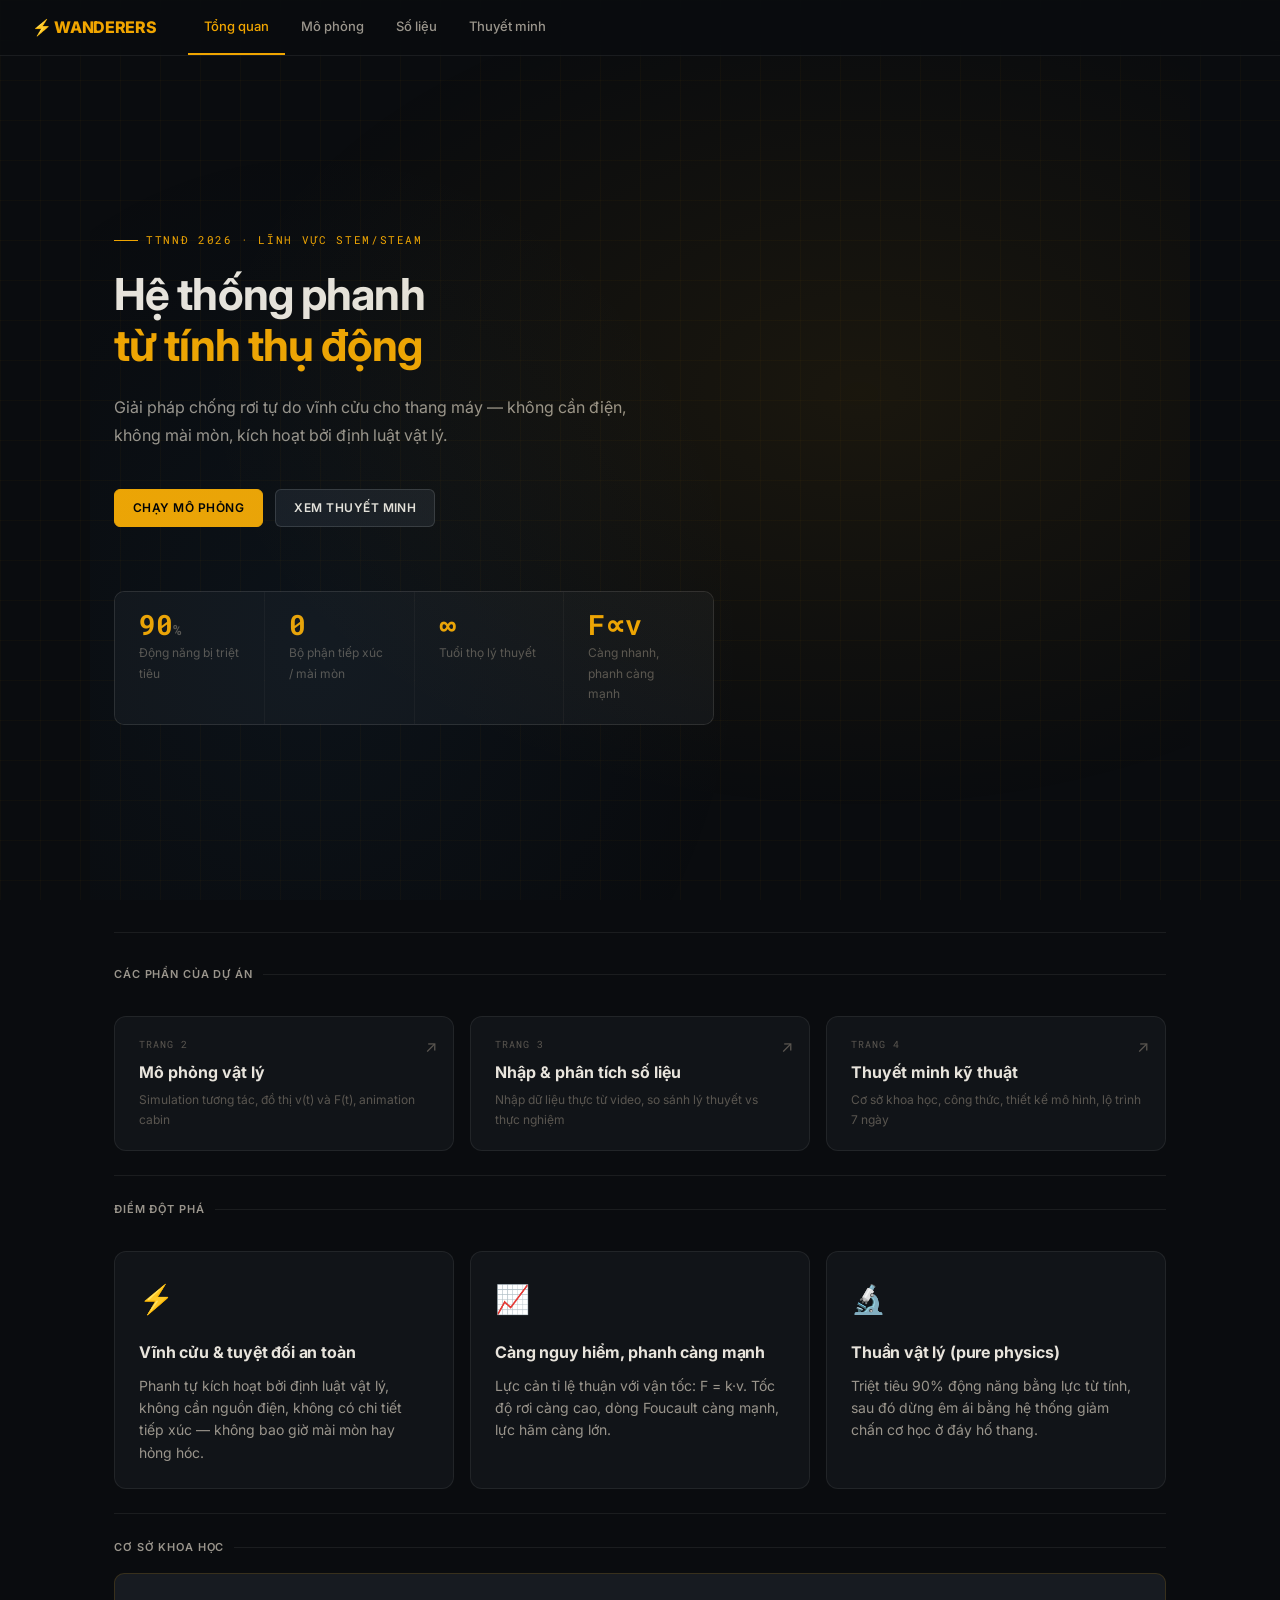
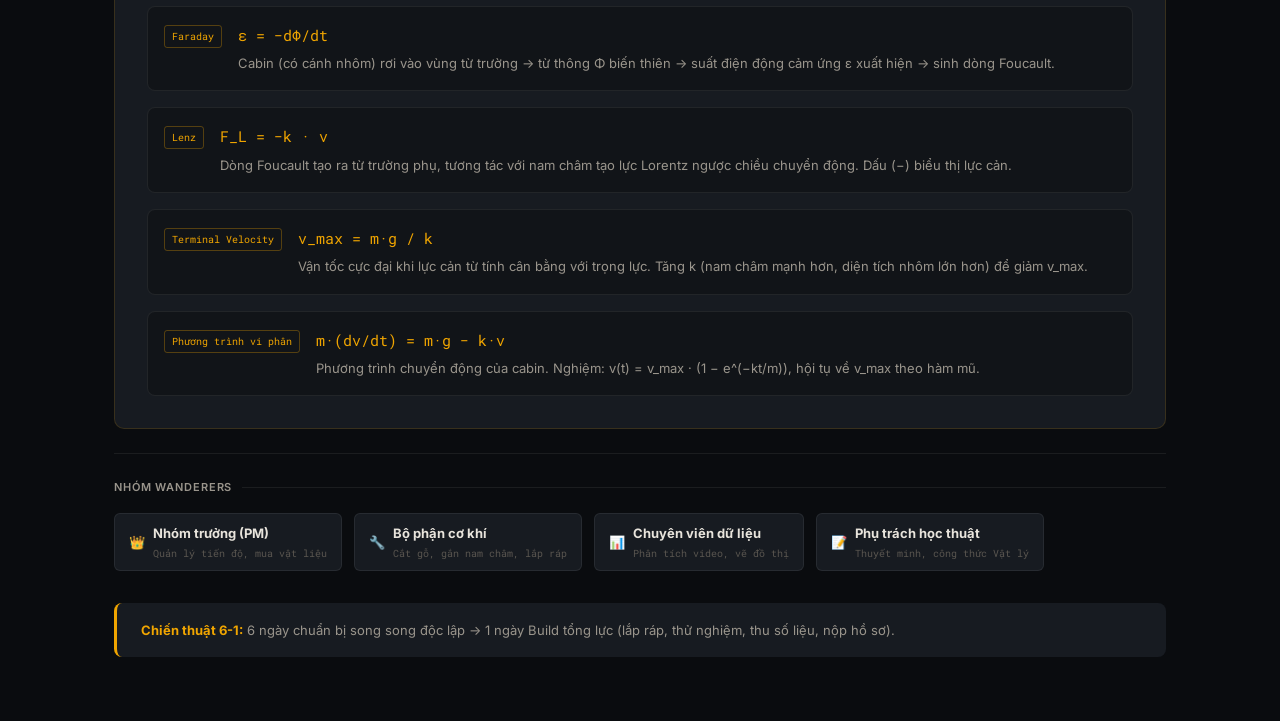
<file: index.html>
<!DOCTYPE html>
<html lang="vi">
<head>
<meta charset="UTF-8">
<meta name="viewport" content="width=device-width, initial-scale=1.0">
<title>Phanh Từ Tính Thụ Động — Wanderers</title>
<link rel="stylesheet" href="assets/style.css">
<style>
.hero {
  min-height: calc(100vh - 56px);
  display: flex;
  flex-direction: column;
  justify-content: center;
  padding: 4rem 1.5rem;
  position: relative;
  overflow: hidden;
}
.hero-bg {
  position: absolute;
  inset: 0;
  background: radial-gradient(ellipse 60% 50% at 70% 40%, rgba(240,165,0,0.07), transparent),
              radial-gradient(ellipse 40% 60% at 20% 70%, rgba(58,143,212,0.05), transparent);
  pointer-events: none;
}
.hero-tag {
  font-family: var(--mono);
  font-size: 11px;
  letter-spacing: 0.15em;
  color: var(--accent);
  text-transform: uppercase;
  margin-bottom: 1.2rem;
  display: flex;
  align-items: center;
  gap: 8px;
}
.hero-tag::before {
  content: '';
  width: 24px; height: 1px;
  background: var(--accent);
}
.hero h1 {
  max-width: 700px;
  margin-bottom: 1.5rem;
}
.hero h1 span { color: var(--accent); }
.hero p {
  max-width: 520px;
  color: var(--text2);
  font-size: 16px;
  margin-bottom: 2.5rem;
  line-height: 1.7;
}
.hero-cta {
  display: flex;
  gap: 12px;
  flex-wrap: wrap;
}
.hero-stats {
  display: grid;
  grid-template-columns: repeat(auto-fit, minmax(140px, 1fr));
  gap: 1px;
  background: var(--border);
  border: 1px solid var(--border);
  border-radius: 10px;
  overflow: hidden;
  margin-top: 4rem;
  max-width: 600px;
}
.hero-stat {
  background: var(--bg2);
  padding: 1.2rem 1.5rem;
}
.hero-stat .n {
  font-family: var(--mono);
  font-size: 28px;
  font-weight: 700;
  color: var(--accent);
  line-height: 1;
}
.hero-stat .u { font-size: 14px; color: var(--text3); }
.hero-stat .d { font-size: 12px; color: var(--text3); margin-top: 4px; }

.feature-grid {
  display: grid;
  grid-template-columns: repeat(auto-fit, minmax(280px, 1fr));
  gap: 1rem;
  margin-top: 2rem;
}

.feature-card {
  background: var(--bg2);
  border: 1px solid var(--border);
  border-radius: 12px;
  padding: 1.5rem;
  transition: border-color 0.2s, transform 0.2s;
  position: relative;
  overflow: hidden;
}
.feature-card:hover {
  border-color: rgba(240,165,0,0.3);
  transform: translateY(-2px);
}
.feature-icon {
  font-size: 28px;
  margin-bottom: 1rem;
  display: block;
}
.feature-card h3 {
  color: var(--text);
  margin-bottom: 0.5rem;
  font-family: var(--display);
  font-size: 16px;
  font-weight: 700;
  text-transform: none;
  letter-spacing: -0.01em;
}
.feature-card p { color: var(--text2); font-size: 14px; line-height: 1.6; }

.physics-box {
  background: var(--bg3);
  border: 1px solid rgba(240,165,0,0.15);
  border-radius: 10px;
  padding: 2rem;
}
.eq-list {
  display: flex;
  flex-direction: column;
  gap: 1rem;
}
.eq-item {
  display: flex;
  align-items: flex-start;
  gap: 1rem;
  padding: 1rem;
  background: var(--bg2);
  border-radius: 8px;
  border: 1px solid var(--border);
}
.eq-num {
  font-family: var(--mono);
  font-size: 10px;
  color: var(--accent);
  border: 1px solid rgba(240,165,0,0.3);
  padding: 2px 7px;
  border-radius: 3px;
  white-space: nowrap;
  margin-top: 2px;
}
.eq-formula {
  font-family: var(--mono);
  font-size: 15px;
  color: var(--accent);
  margin-bottom: 4px;
}
.eq-desc { font-size: 13px; color: var(--text2); }

.team-row {
  display: flex;
  gap: 12px;
  flex-wrap: wrap;
  margin-top: 1rem;
}
.team-chip {
  background: var(--bg3);
  border: 1px solid var(--border);
  border-radius: 6px;
  padding: 8px 14px;
  font-size: 13px;
  display: flex;
  align-items: center;
  gap: 8px;
}
.team-chip .role {
  font-family: var(--mono);
  font-size: 10px;
  color: var(--text3);
  display: block;
  margin-top: 1px;
}

.page-nav-grid {
  display: grid;
  grid-template-columns: repeat(auto-fit, minmax(200px, 1fr));
  gap: 1rem;
  margin-top: 2rem;
}
.page-nav-card {
  background: var(--bg2);
  border: 1px solid var(--border);
  border-radius: 12px;
  padding: 1.2rem 1.5rem;
  text-decoration: none;
  display: block;
  transition: all 0.2s;
  position: relative;
  overflow: hidden;
}
.page-nav-card:hover {
  border-color: rgba(240,165,0,0.4);
  transform: translateY(-2px);
  background: var(--bg3);
}
.page-nav-card .pnc-label {
  font-family: var(--mono);
  font-size: 10px;
  color: var(--text3);
  text-transform: uppercase;
  letter-spacing: 0.1em;
  margin-bottom: 6px;
}
.page-nav-card .pnc-title {
  font-family: var(--display);
  font-size: 16px;
  font-weight: 700;
  color: var(--text);
  margin-bottom: 4px;
}
.page-nav-card .pnc-desc { font-size: 12px; color: var(--text3); }
.page-nav-card .pnc-arrow {
  position: absolute;
  top: 1rem; right: 1rem;
  font-size: 16px;
  color: var(--text3);
  transition: color 0.2s, transform 0.2s;
}
.page-nav-card:hover .pnc-arrow {
  color: var(--accent);
  transform: translate(2px, -2px);
}
</style>
</head>
<body>

<nav>
  <a class="nav-logo" href="index.html">⚡ WANDERERS</a>
  <ul class="nav-links">
    <li><a href="index.html" class="active">Tổng quan</a></li>
    <li><a href="simulation.html">Mô phỏng</a></li>
    <li><a href="data.html">Số liệu</a></li>
    <li><a href="report.html">Thuyết minh</a></li>
  </ul>
</nav>

<main style="max-width:100%;padding:0;">
  <section class="hero" style="max-width:1100px;margin:0 auto;">
    <div class="hero-bg"></div>
    <div class="hero-tag">TTNNĐ 2026 · Lĩnh vực STEM/STEAM</div>
    <h1>Hệ thống phanh<br><span>từ tính thụ động</span></h1>
    <p>Giải pháp chống rơi tự do vĩnh cửu cho thang máy — không cần điện, không mài mòn, kích hoạt bởi định luật vật lý.</p>
    <div class="hero-cta">
      <a href="simulation.html" class="btn primary">Chạy mô phỏng</a>
      <a href="report.html" class="btn">Xem thuyết minh</a>
    </div>
    <div class="hero-stats">
      <div class="hero-stat">
        <div class="n">90<span class="u">%</span></div>
        <div class="d">Động năng bị triệt tiêu</div>
      </div>
      <div class="hero-stat">
        <div class="n">0</div>
        <div class="d">Bộ phận tiếp xúc / mài mòn</div>
      </div>
      <div class="hero-stat">
        <div class="n">∞</div>
        <div class="d">Tuổi thọ lý thuyết</div>
      </div>
      <div class="hero-stat">
        <div class="n">F∝v</div>
        <div class="d">Càng nhanh, phanh càng mạnh</div>
      </div>
    </div>
  </section>

  <div style="max-width:1100px;margin:0 auto;padding:0 1.5rem 4rem;">

    <div class="divider" style="margin:2rem 0;"></div>

    <!-- Navigation cards -->
    <div class="section-title"><h3>Các phần của dự án</h3></div>
    <div class="page-nav-grid">
      <a href="simulation.html" class="page-nav-card">
        <div class="pnc-arrow">↗</div>
        <div class="pnc-label">Trang 2</div>
        <div class="pnc-title">Mô phỏng vật lý</div>
        <div class="pnc-desc">Simulation tương tác, đồ thị v(t) và F(t), animation cabin</div>
      </a>
      <a href="data.html" class="page-nav-card">
        <div class="pnc-arrow">↗</div>
        <div class="pnc-label">Trang 3</div>
        <div class="pnc-title">Nhập & phân tích số liệu</div>
        <div class="pnc-desc">Nhập dữ liệu thực từ video, so sánh lý thuyết vs thực nghiệm</div>
      </a>
      <a href="report.html" class="page-nav-card">
        <div class="pnc-arrow">↗</div>
        <div class="pnc-label">Trang 4</div>
        <div class="pnc-title">Thuyết minh kỹ thuật</div>
        <div class="pnc-desc">Cơ sở khoa học, công thức, thiết kế mô hình, lộ trình 7 ngày</div>
      </a>
    </div>

    <div class="divider"></div>

    <!-- Features -->
    <div class="section-title"><h3>Điểm đột phá</h3></div>
    <div class="feature-grid">
      <div class="feature-card">
        <span class="feature-icon">⚡</span>
        <h3>Vĩnh cửu & tuyệt đối an toàn</h3>
        <p>Phanh tự kích hoạt bởi định luật vật lý, không cần nguồn điện, không có chi tiết tiếp xúc — không bao giờ mài mòn hay hỏng hóc.</p>
      </div>
      <div class="feature-card">
        <span class="feature-icon">📈</span>
        <h3>Càng nguy hiểm, phanh càng mạnh</h3>
        <p>Lực cản tỉ lệ thuận với vận tốc: F = k·v. Tốc độ rơi càng cao, dòng Foucault càng mạnh, lực hãm càng lớn.</p>
      </div>
      <div class="feature-card">
        <span class="feature-icon">🔬</span>
        <h3>Thuần vật lý (pure physics)</h3>
        <p>Triệt tiêu 90% động năng bằng lực từ tính, sau đó dừng êm ái bằng hệ thống giảm chấn cơ học ở đáy hố thang.</p>
      </div>
    </div>

    <div class="divider"></div>

    <!-- Physics -->
    <div class="section-title"><h3>Cơ sở khoa học</h3></div>
    <div class="physics-box">
      <div class="eq-list">
        <div class="eq-item">
          <div class="eq-num">Faraday</div>
          <div>
            <div class="eq-formula">ε = −dΦ/dt</div>
            <div class="eq-desc">Cabin (có cánh nhôm) rơi vào vùng từ trường → từ thông Φ biến thiên → suất điện động cảm ứng ε xuất hiện → sinh dòng Foucault.</div>
          </div>
        </div>
        <div class="eq-item">
          <div class="eq-num">Lenz</div>
          <div>
            <div class="eq-formula">F_L = −k · v</div>
            <div class="eq-desc">Dòng Foucault tạo ra từ trường phụ, tương tác với nam châm tạo lực Lorentz ngược chiều chuyển động. Dấu (−) biểu thị lực cản.</div>
          </div>
        </div>
        <div class="eq-item">
          <div class="eq-num">Terminal Velocity</div>
          <div>
            <div class="eq-formula">v_max = m·g / k</div>
            <div class="eq-desc">Vận tốc cực đại khi lực cản từ tính cân bằng với trọng lực. Tăng k (nam châm mạnh hơn, diện tích nhôm lớn hơn) để giảm v_max.</div>
          </div>
        </div>
        <div class="eq-item">
          <div class="eq-num">Phương trình vi phân</div>
          <div>
            <div class="eq-formula">m·(dv/dt) = m·g − k·v</div>
            <div class="eq-desc">Phương trình chuyển động của cabin. Nghiệm: v(t) = v_max · (1 − e^(−kt/m)), hội tụ về v_max theo hàm mũ.</div>
          </div>
        </div>
      </div>
    </div>

    <div class="divider"></div>

    <!-- Team -->
    <div class="section-title"><h3>Nhóm Wanderers</h3></div>
    <div class="team-row">
      <div class="team-chip">👑 <div><b>Nhóm trưởng (PM)</b><span class="role">Quản lý tiến độ, mua vật liệu</span></div></div>
      <div class="team-chip">🔧 <div><b>Bộ phận cơ khí</b><span class="role">Cắt gỗ, gắn nam châm, lắp ráp</span></div></div>
      <div class="team-chip">📊 <div><b>Chuyên viên dữ liệu</b><span class="role">Phân tích video, vẽ đồ thị</span></div></div>
      <div class="team-chip">📝 <div><b>Phụ trách học thuật</b><span class="role">Thuyết minh, công thức Vật lý</span></div></div>
    </div>

    <div style="margin-top:2rem;padding:1rem 1.5rem;background:var(--bg3);border-radius:8px;border-left:3px solid var(--accent);font-size:13px;color:var(--text2);">
      <b style="color:var(--accent);">Chiến thuật 6-1:</b> 6 ngày chuẩn bị song song độc lập → 1 ngày Build tổng lực (lắp ráp, thử nghiệm, thu số liệu, nộp hồ sơ).
    </div>

  </div>
</main>

</body>
</html>
</file>
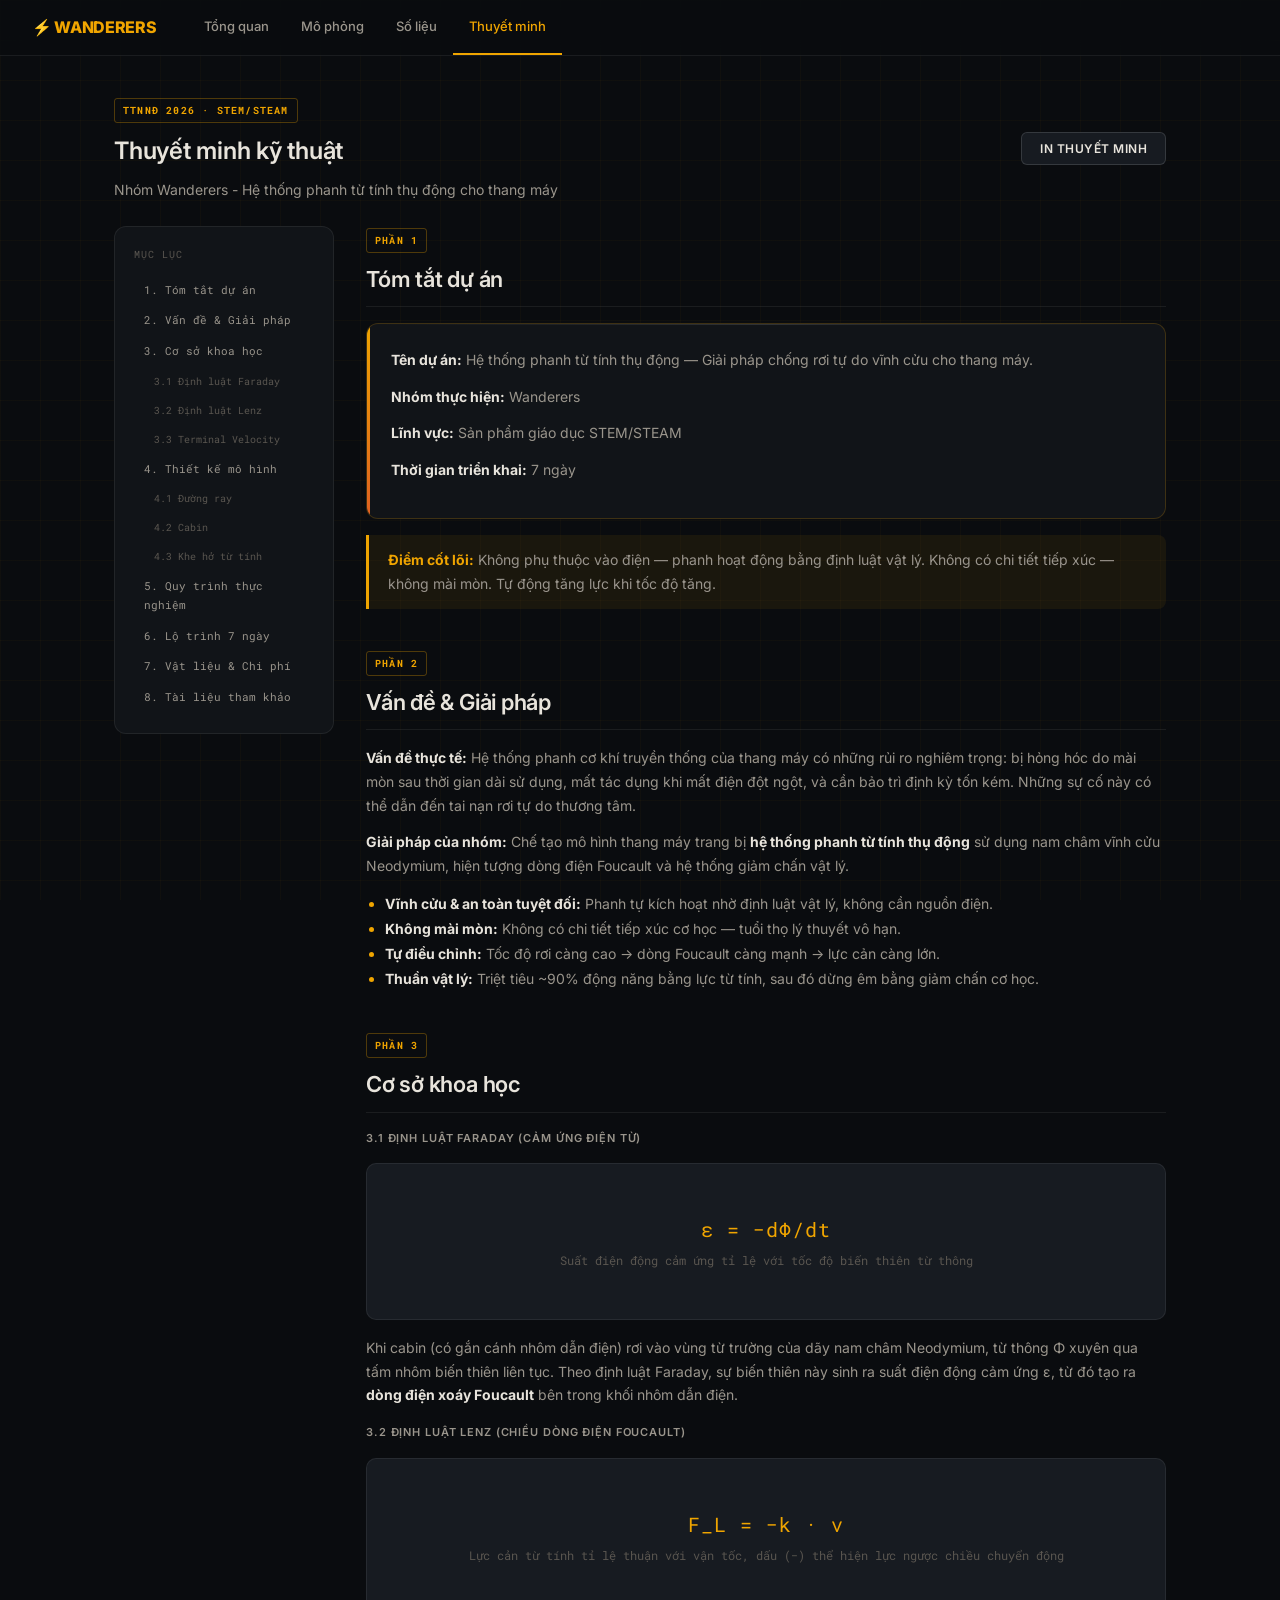
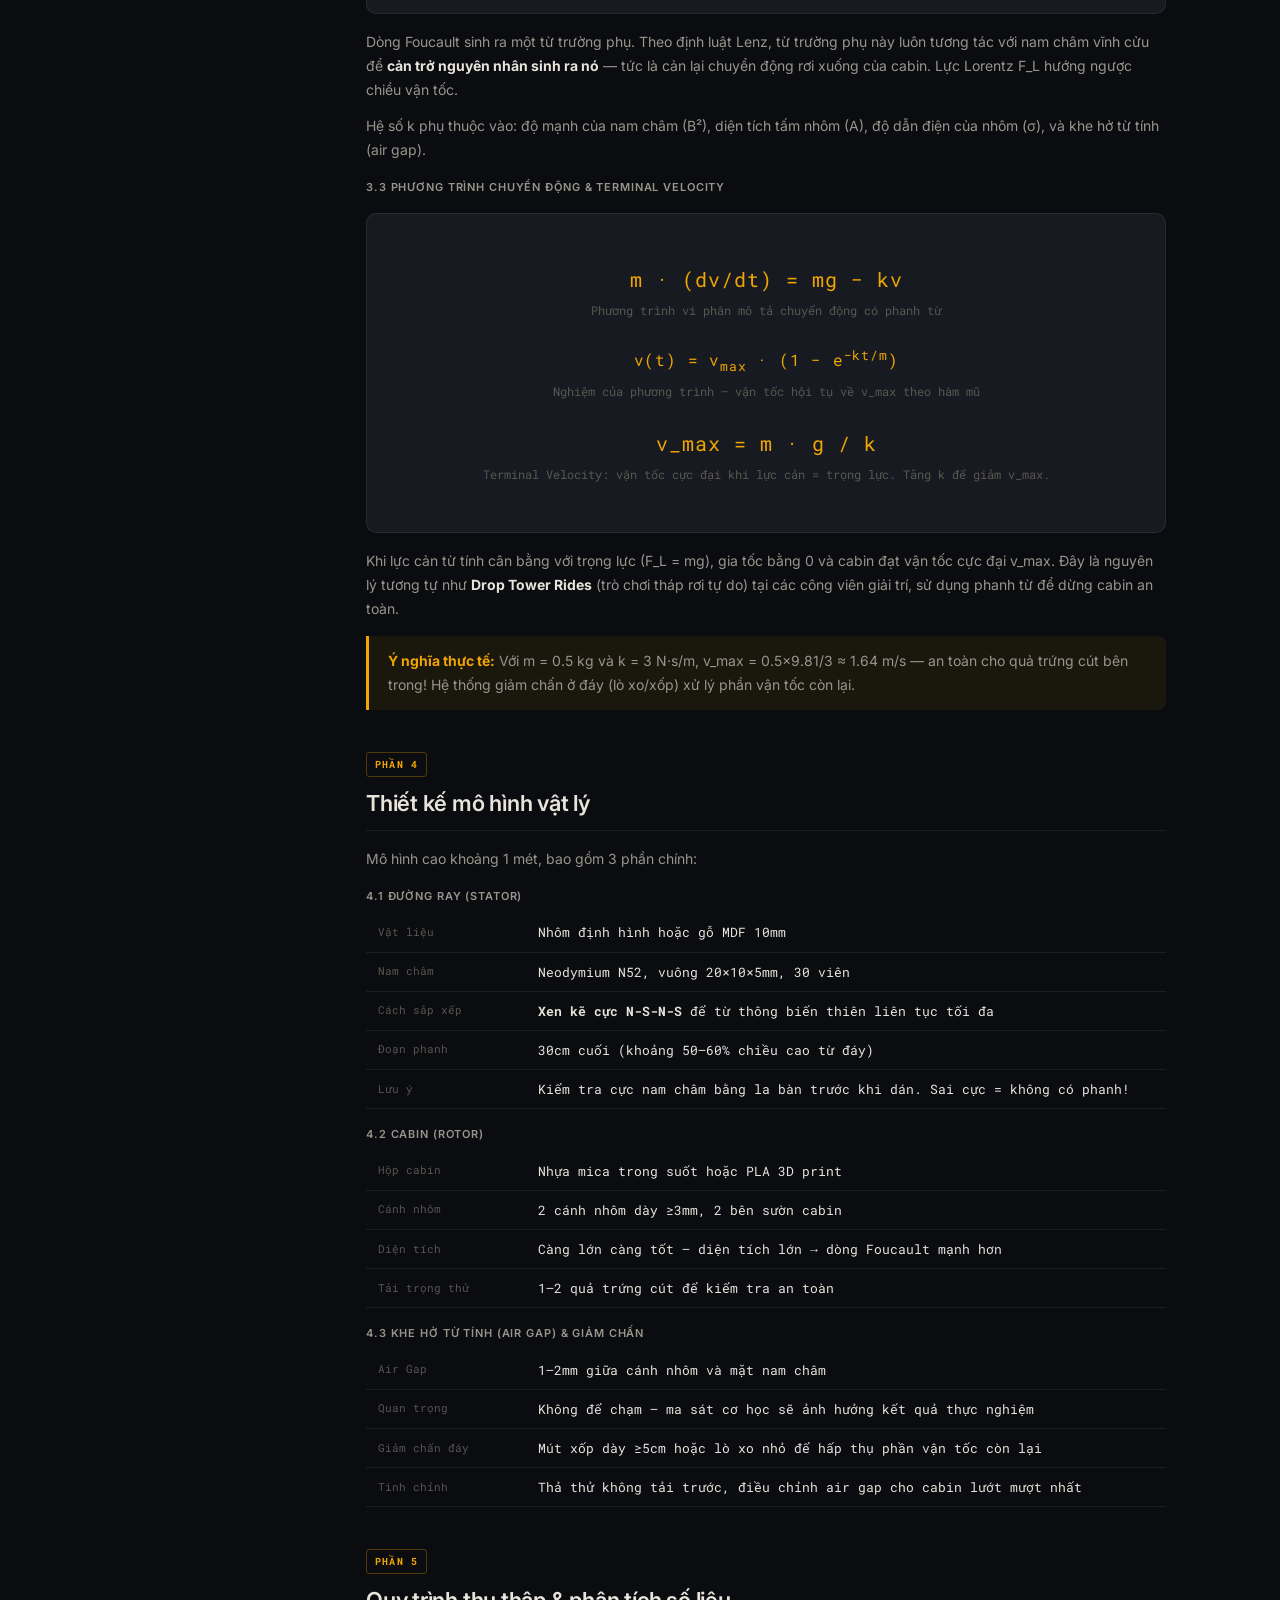
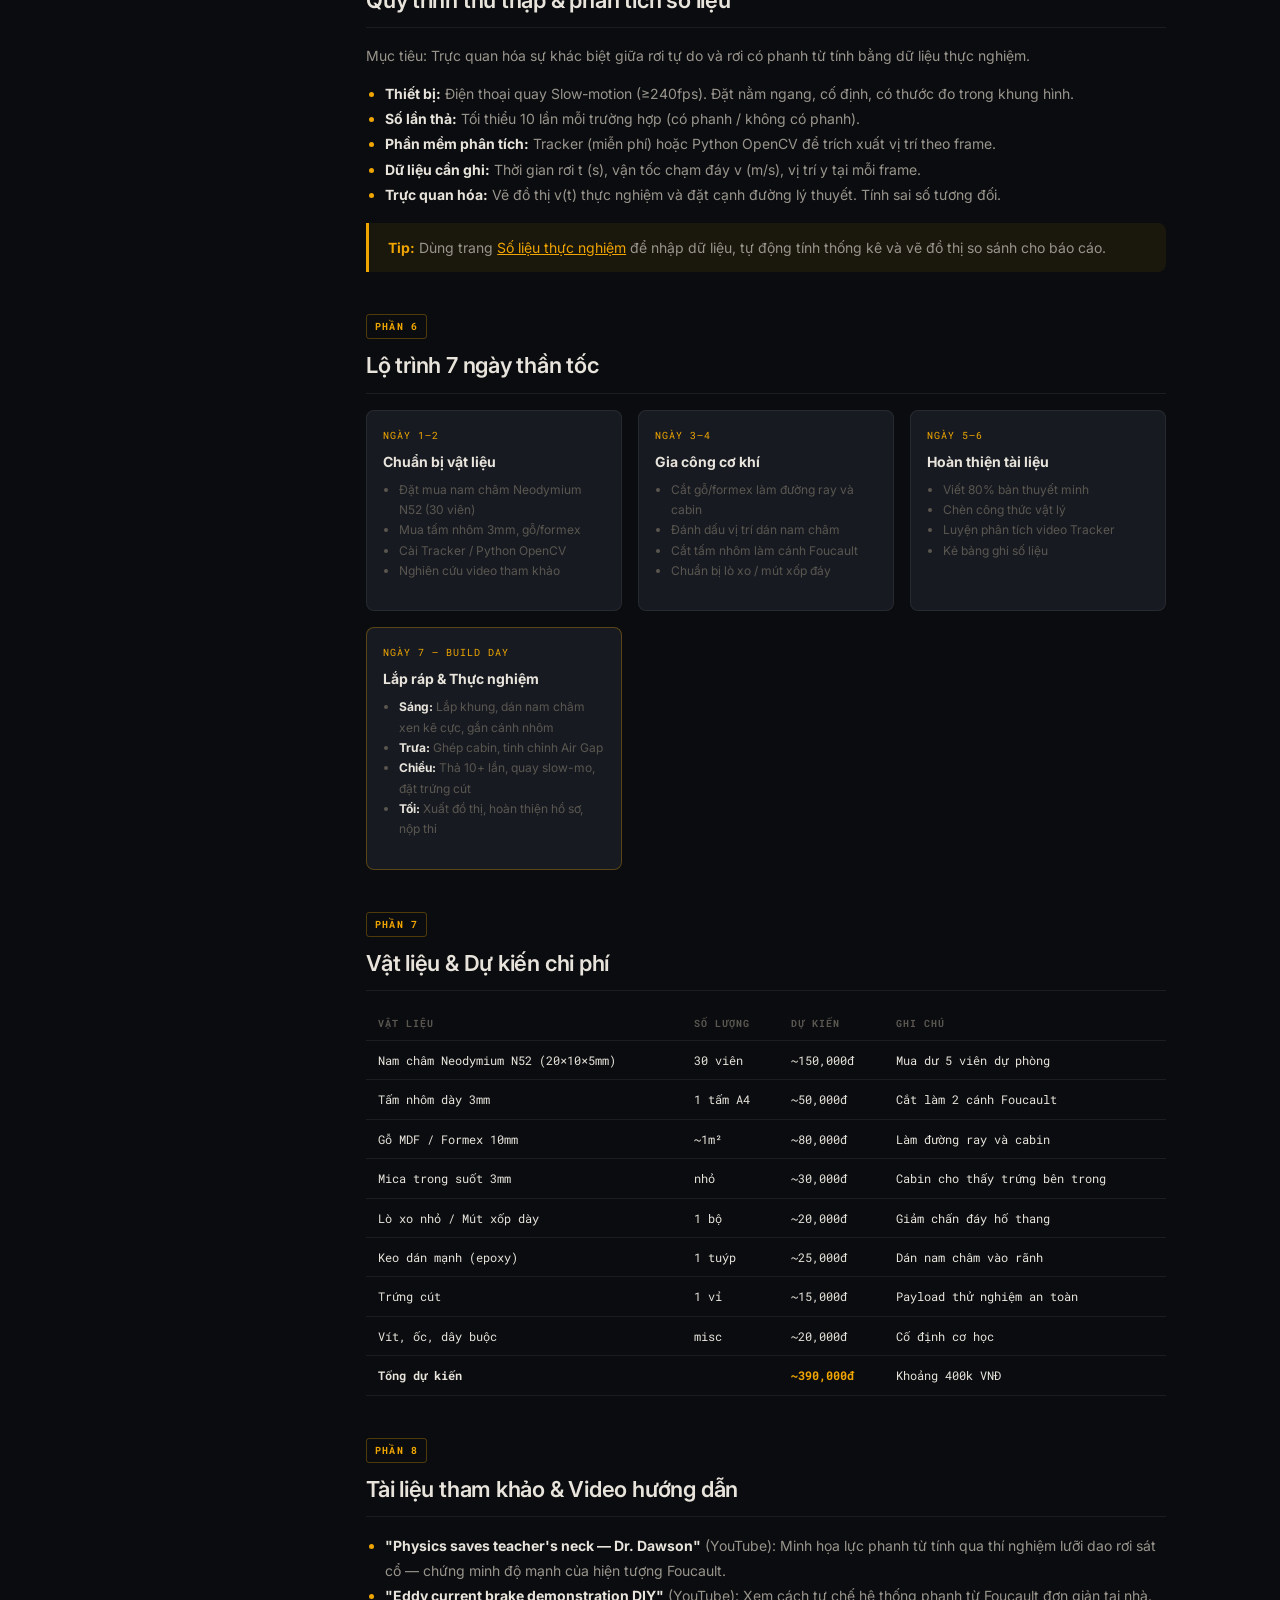
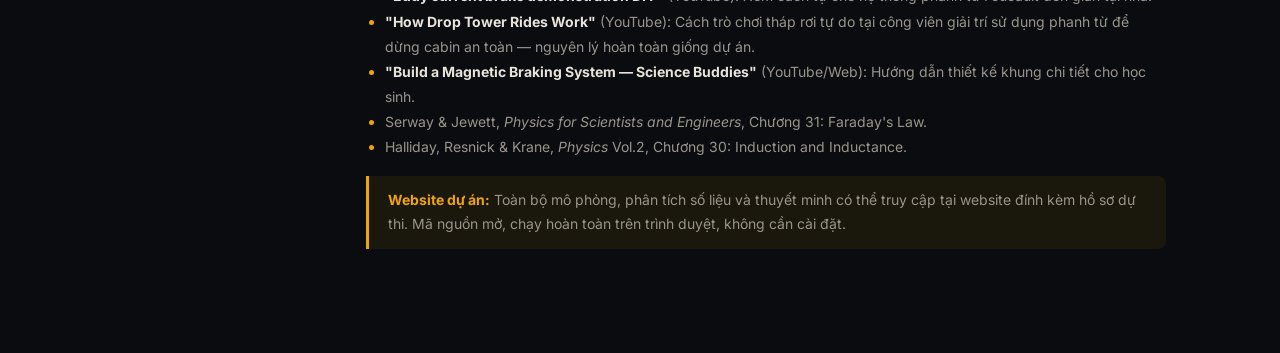
<file: report.html>
<!DOCTYPE html>
<html lang="vi">
<head>
<meta charset="UTF-8">
<meta name="viewport" content="width=device-width, initial-scale=1.0">
<title>Thuyết minh kỹ thuật — Wanderers</title>
<link rel="stylesheet" href="assets/style.css">
<style>
.report-layout {
  display: grid;
  grid-template-columns: 220px 1fr;
  gap: 2rem;
  align-items: start;
}
@media (max-width: 700px) { .report-layout { grid-template-columns: 1fr; } }

/* Sidebar TOC */
.toc {
  position: sticky;
  top: 72px;
  background: var(--bg2);
  border: 1px solid var(--border);
  border-radius: 12px;
  padding: 1.2rem;
}
.toc-title {
  font-family: var(--mono);
  font-size: 10px;
  color: var(--text3);
  text-transform: uppercase;
  letter-spacing: 0.1em;
  margin-bottom: 0.8rem;
}
.toc a {
  display: block;
  padding: 5px 8px;
  font-family: var(--mono);
  font-size: 11px;
  color: var(--text2);
  text-decoration: none;
  border-radius: 4px;
  margin-bottom: 2px;
  border-left: 2px solid transparent;
  transition: all 0.15s;
}
.toc a:hover { background: var(--bg3); color: var(--text); }
.toc a.active { color: var(--accent); border-left-color: var(--accent); background: rgba(240,165,0,0.07); }
.toc a.sub { padding-left: 18px; font-size: 10px; color: var(--text3); }
.toc a.sub:hover { color: var(--text2); }

/* Report content */
.report-section {
  margin-bottom: 2.5rem;
  scroll-margin-top: 72px;
}
.report-section > h2 {
  font-size: 22px;
  margin-bottom: 1rem;
  padding-bottom: 0.5rem;
  border-bottom: 1px solid var(--border);
}
.report-section p {
  color: var(--text2);
  line-height: 1.7;
  margin-bottom: 0.8rem;
  font-size: 14px;
}
.report-section ul {
  color: var(--text2);
  padding-left: 1.2rem;
  margin-bottom: 0.8rem;
  font-size: 14px;
  line-height: 1.8;
}
.report-section ul li::marker { color: var(--accent); }
.report-section b, .report-section strong { color: var(--text); }

.callout {
  background: rgba(240,165,0,0.07);
  border-left: 3px solid var(--accent);
  border-radius: 0 8px 8px 0;
  padding: 0.8rem 1.2rem;
  margin: 1rem 0;
  font-size: 14px;
  color: var(--text2);
}
.callout b { color: var(--accent); }

.phase-grid {
  display: grid;
  grid-template-columns: repeat(auto-fit, minmax(200px, 1fr));
  gap: 1rem;
  margin-top: 1rem;
}
.phase-card {
  background: var(--bg3);
  border: 1px solid var(--border);
  border-radius: 8px;
  padding: 1rem;
}
.phase-card .day {
  font-family: var(--mono);
  font-size: 10px;
  color: var(--accent);
  margin-bottom: 6px;
  text-transform: uppercase;
  letter-spacing: 0.1em;
}
.phase-card h4 {
  font-family: var(--display);
  font-size: 14px;
  font-weight: 700;
  color: var(--text);
  margin-bottom: 6px;
}
.phase-card ul {
  font-size: 12px;
  padding-left: 1rem;
  color: var(--text3);
  line-height: 1.7;
}
.phase-card ul li::marker { color: var(--text3); }

.spec-table {
  width: 100%;
  border-collapse: collapse;
  font-size: 13px;
}
.spec-table td { padding: 8px 12px; border-bottom: 1px solid var(--border); }
.spec-table td:first-child { color: var(--text3); font-family: var(--mono); font-size: 11px; width: 160px; }
.spec-table td:last-child { color: var(--text); }

.physics-diagram {
  background: var(--bg3);
  border: 1px solid var(--border);
  border-radius: 10px;
  padding: 1.5rem;
  margin: 1rem 0;
}
.eq-block {
  text-align: center;
  padding: 1rem;
  margin: 0.5rem 0;
}
.eq-big {
  font-family: var(--mono);
  font-size: 20px;
  color: var(--accent);
  letter-spacing: 0.05em;
}
.eq-small {
  font-family: var(--mono);
  font-size: 12px;
  color: var(--text3);
  margin-top: 4px;
}

/* Print styles */
@media print {
  .toc { display: none; }
  .report-layout { grid-template-columns: 1fr; }
  nav { display: none; }
  body { background: white; color: #222; }
  .card, .physics-diagram, .phase-card { border: 1px solid #ccc; background: white; }
  h1, h2, h3 { color: #000; }
  p, li { color: #444; }
  .eq-big { color: #d4900a; }
  .callout { background: #fffbf0; border-color: #d4900a; }
}
</style>
</head>
<body>
<nav>
  <a class="nav-logo" href="index.html">⚡ WANDERERS</a>
  <ul class="nav-links">
    <li><a href="index.html">Tổng quan</a></li>
    <li><a href="simulation.html">Mô phỏng</a></li>
    <li><a href="data.html">Số liệu</a></li>
    <li><a href="report.html" class="active">Thuyết minh</a></li>
  </ul>
</nav>

<main>
  <div style="margin-bottom:1.5rem;display:flex;align-items:flex-start;justify-content:space-between;flex-wrap:wrap;gap:1rem;">
    <div>
      <div class="label">TTNNĐ 2026 · STEM/STEAM</div>
      <h2 style="margin-top:0.5rem;">Thuyết minh kỹ thuật</h2>
      <p style="color:var(--text2);font-size:14px;margin-top:6px;">Nhóm Wanderers - Hệ thống phanh từ tính thụ động cho thang máy</p>
    </div>
    <button onclick="window.print()" class="no-print" style="align-self:center;">In thuyết minh</button>
  </div>

  <div class="report-layout">
    <!-- TOC sidebar -->
    <aside class="toc no-print">
      <div class="toc-title">Mục lục</div>
      <a href="#s1">1. Tóm tắt dự án</a>
      <a href="#s2">2. Vấn đề & Giải pháp</a>
      <a href="#s3">3. Cơ sở khoa học</a>
      <a href="#s3" class="sub">3.1 Định luật Faraday</a>
      <a href="#s3" class="sub">3.2 Định luật Lenz</a>
      <a href="#s3" class="sub">3.3 Terminal Velocity</a>
      <a href="#s4">4. Thiết kế mô hình</a>
      <a href="#s4" class="sub">4.1 Đường ray</a>
      <a href="#s4" class="sub">4.2 Cabin</a>
      <a href="#s4" class="sub">4.3 Khe hở từ tính</a>
      <a href="#s5">5. Quy trình thực nghiệm</a>
      <a href="#s6">6. Lộ trình 7 ngày</a>
      <a href="#s7">7. Vật liệu & Chi phí</a>
      <a href="#s8">8. Tài liệu tham khảo</a>
    </aside>

    <!-- Report body -->
    <article>
      <!-- Section 1 -->
      <div class="report-section" id="s1">
        <div class="label" style="margin-bottom:0.5rem;">Phần 1</div>
        <h2>Tóm tắt dự án</h2>
        <div class="card card-accent">
          <p><strong>Tên dự án:</strong> Hệ thống phanh từ tính thụ động — Giải pháp chống rơi tự do vĩnh cửu cho thang máy.</p>
          <p><strong>Nhóm thực hiện:</strong> Wanderers</p>
          <p><strong>Lĩnh vực:</strong> Sản phẩm giáo dục STEM/STEAM</p>
          <p><strong>Thời gian triển khai:</strong> 7 ngày </p>
        </div>
        <div class="callout">
          <b>Điểm cốt lõi:</b> Không phụ thuộc vào điện — phanh hoạt động bằng định luật vật lý. Không có chi tiết tiếp xúc — không mài mòn. Tự động tăng lực khi tốc độ tăng.
        </div>
      </div>

      <!-- Section 2 -->
      <div class="report-section" id="s2">
        <div class="label" style="margin-bottom:0.5rem;">Phần 2</div>
        <h2>Vấn đề & Giải pháp</h2>
        <p><strong>Vấn đề thực tế:</strong> Hệ thống phanh cơ khí truyền thống của thang máy có những rủi ro nghiêm trọng: bị hỏng hóc do mài mòn sau thời gian dài sử dụng, mất tác dụng khi mất điện đột ngột, và cần bảo trì định kỳ tốn kém. Những sự cố này có thể dẫn đến tai nạn rơi tự do thương tâm.</p>
        <p><strong>Giải pháp của nhóm:</strong> Chế tạo mô hình thang máy trang bị <strong>hệ thống phanh từ tính thụ động</strong> sử dụng nam châm vĩnh cửu Neodymium, hiện tượng dòng điện Foucault và hệ thống giảm chấn vật lý.</p>
        <ul>
          <li><strong>Vĩnh cửu & an toàn tuyệt đối:</strong> Phanh tự kích hoạt nhờ định luật vật lý, không cần nguồn điện.</li>
          <li><strong>Không mài mòn:</strong> Không có chi tiết tiếp xúc cơ học — tuổi thọ lý thuyết vô hạn.</li>
          <li><strong>Tự điều chỉnh:</strong> Tốc độ rơi càng cao → dòng Foucault càng mạnh → lực cản càng lớn.</li>
          <li><strong>Thuần vật lý:</strong> Triệt tiêu ~90% động năng bằng lực từ tính, sau đó dừng êm bằng giảm chấn cơ học.</li>
        </ul>
      </div>

      <!-- Section 3 -->
      <div class="report-section" id="s3">
        <div class="label" style="margin-bottom:0.5rem;">Phần 3</div>
        <h2>Cơ sở khoa học</h2>

        <h3 style="margin-bottom:0.5rem;margin-top:1rem;">3.1 Định luật Faraday (Cảm ứng điện từ)</h3>
        <div class="physics-diagram">
          <div class="eq-block">
            <div class="eq-big">ε = −dΦ/dt</div>
            <div class="eq-small">Suất điện động cảm ứng tỉ lệ với tốc độ biến thiên từ thông</div>
          </div>
        </div>
        <p>Khi cabin (có gắn cánh nhôm dẫn điện) rơi vào vùng từ trường của dãy nam châm Neodymium, từ thông Φ xuyên qua tấm nhôm biến thiên liên tục. Theo định luật Faraday, sự biến thiên này sinh ra suất điện động cảm ứng ε, từ đó tạo ra <strong>dòng điện xoáy Foucault</strong> bên trong khối nhôm dẫn điện.</p>

        <h3 style="margin-bottom:0.5rem;margin-top:1rem;">3.2 Định luật Lenz (Chiều dòng điện Foucault)</h3>
        <div class="physics-diagram">
          <div class="eq-block">
            <div class="eq-big">F_L = −k · v</div>
            <div class="eq-small">Lực cản từ tính tỉ lệ thuận với vận tốc, dấu (−) thể hiện lực ngược chiều chuyển động</div>
          </div>
        </div>
        <p>Dòng Foucault sinh ra một từ trường phụ. Theo định luật Lenz, từ trường phụ này luôn tương tác với nam châm vĩnh cửu để <strong>cản trở nguyên nhân sinh ra nó</strong> — tức là cản lại chuyển động rơi xuống của cabin. Lực Lorentz F_L hướng ngược chiều vận tốc.</p>
        <p>Hệ số k phụ thuộc vào: độ mạnh của nam châm (B²), diện tích tấm nhôm (A), độ dẫn điện của nhôm (σ), và khe hở từ tính (air gap).</p>

        <h3 style="margin-bottom:0.5rem;margin-top:1rem;">3.3 Phương trình chuyển động & Terminal Velocity</h3>
        <div class="physics-diagram">
          <div class="eq-block">
            <div class="eq-big">m · (dv/dt) = mg − kv</div>
            <div class="eq-small">Phương trình vi phân mô tả chuyển động có phanh từ</div>
          </div>
          <div class="eq-block" style="padding-top:0;">
            <div class="eq-big" style="font-size:16px;">v(t) = v<sub>max</sub> · (1 − e<sup>−kt/m</sup>)</div>
            <div class="eq-small">Nghiệm của phương trình — vận tốc hội tụ về v_max theo hàm mũ</div>
          </div>
          <div class="eq-block" style="padding-top:0;">
            <div class="eq-big">v_max = m · g / k</div>
            <div class="eq-small">Terminal Velocity: vận tốc cực đại khi lực cản = trọng lực. Tăng k để giảm v_max.</div>
          </div>
        </div>
        <p>Khi lực cản từ tính cân bằng với trọng lực (F_L = mg), gia tốc bằng 0 và cabin đạt vận tốc cực đại v_max. Đây là nguyên lý tương tự như <strong>Drop Tower Rides</strong> (trò chơi tháp rơi tự do) tại các công viên giải trí, sử dụng phanh từ để dừng cabin an toàn.</p>
        <div class="callout">
          <b>Ý nghĩa thực tế:</b> Với m = 0.5 kg và k = 3 N·s/m, v_max = 0.5×9.81/3 ≈ 1.64 m/s — an toàn cho quả trứng cút bên trong! Hệ thống giảm chấn ở đáy (lò xo/xốp) xử lý phần vận tốc còn lại.
        </div>
      </div>

      <!-- Section 4 -->
      <div class="report-section" id="s4">
        <div class="label" style="margin-bottom:0.5rem;">Phần 4</div>
        <h2>Thiết kế mô hình vật lý</h2>
        <p>Mô hình cao khoảng 1 mét, bao gồm 3 phần chính:</p>

        <h3 style="margin-bottom:0.5rem;margin-top:1rem;">4.1 Đường ray (Stator)</h3>
        <table class="spec-table">
          <tr><td>Vật liệu</td><td>Nhôm định hình hoặc gỗ MDF 10mm</td></tr>
          <tr><td>Nam châm</td><td>Neodymium N52, vuông 20×10×5mm, 30 viên</td></tr>
          <tr><td>Cách sắp xếp</td><td><strong>Xen kẽ cực N-S-N-S</strong> để từ thông biến thiên liên tục tối đa</td></tr>
          <tr><td>Đoạn phanh</td><td>30cm cuối (khoảng 50–60% chiều cao từ đáy)</td></tr>
          <tr><td>Lưu ý</td><td>Kiểm tra cực nam châm bằng la bàn trước khi dán. Sai cực = không có phanh!</td></tr>
        </table>

        <h3 style="margin-bottom:0.5rem;margin-top:1rem;">4.2 Cabin (Rotor)</h3>
        <table class="spec-table">
          <tr><td>Hộp cabin</td><td>Nhựa mica trong suốt hoặc PLA 3D print</td></tr>
          <tr><td>Cánh nhôm</td><td>2 cánh nhôm dày ≥3mm, 2 bên sườn cabin</td></tr>
          <tr><td>Diện tích</td><td>Càng lớn càng tốt — diện tích lớn → dòng Foucault mạnh hơn</td></tr>
          <tr><td>Tải trọng thử</td><td>1–2 quả trứng cút để kiểm tra an toàn</td></tr>
        </table>

        <h3 style="margin-bottom:0.5rem;margin-top:1rem;">4.3 Khe hở từ tính (Air Gap) & Giảm chấn</h3>
        <table class="spec-table">
          <tr><td>Air Gap</td><td>1–2mm giữa cánh nhôm và mặt nam châm</td></tr>
          <tr><td>Quan trọng</td><td>Không để chạm — ma sát cơ học sẽ ảnh hưởng kết quả thực nghiệm</td></tr>
          <tr><td>Giảm chấn đáy</td><td>Mút xốp dày ≥5cm hoặc lò xo nhỏ để hấp thụ phần vận tốc còn lại</td></tr>
          <tr><td>Tinh chỉnh</td><td>Thả thử không tải trước, điều chỉnh air gap cho cabin lướt mượt nhất</td></tr>
        </table>
      </div>

      <!-- Section 5 -->
      <div class="report-section" id="s5">
        <div class="label" style="margin-bottom:0.5rem;">Phần 5</div>
        <h2>Quy trình thu thập & phân tích số liệu</h2>
        <p>Mục tiêu: Trực quan hóa sự khác biệt giữa rơi tự do và rơi có phanh từ tính bằng dữ liệu thực nghiệm.</p>
        <ul>
          <li><strong>Thiết bị:</strong> Điện thoại quay Slow-motion (≥240fps). Đặt nằm ngang, cố định, có thước đo trong khung hình.</li>
          <li><strong>Số lần thả:</strong> Tối thiểu 10 lần mỗi trường hợp (có phanh / không có phanh).</li>
          <li><strong>Phần mềm phân tích:</strong> Tracker (miễn phí) hoặc Python OpenCV để trích xuất vị trí theo frame.</li>
          <li><strong>Dữ liệu cần ghi:</strong> Thời gian rơi t (s), vận tốc chạm đáy v (m/s), vị trí y tại mỗi frame.</li>
          <li><strong>Trực quan hóa:</strong> Vẽ đồ thị v(t) thực nghiệm và đặt cạnh đường lý thuyết. Tính sai số tương đối.</li>
        </ul>
        <div class="callout">
          <b>Tip:</b> Dùng trang <a href="data.html" style="color:var(--accent);">Số liệu thực nghiệm</a> để nhập dữ liệu, tự động tính thống kê và vẽ đồ thị so sánh cho báo cáo.
        </div>
      </div>

      <!-- Section 6 -->
      <div class="report-section" id="s6">
        <div class="label" style="margin-bottom:0.5rem;">Phần 6</div>
        <h2>Lộ trình 7 ngày thần tốc</h2>
        <div class="phase-grid">
          <div class="phase-card">
            <div class="day">Ngày 1–2</div>
            <h4>Chuẩn bị vật liệu</h4>
            <ul>
              <li>Đặt mua nam châm Neodymium N52 (30 viên)</li>
              <li>Mua tấm nhôm 3mm, gỗ/formex</li>
              <li>Cài Tracker / Python OpenCV</li>
              <li>Nghiên cứu video tham khảo</li>
            </ul>
          </div>
          <div class="phase-card">
            <div class="day">Ngày 3–4</div>
            <h4>Gia công cơ khí</h4>
            <ul>
              <li>Cắt gỗ/formex làm đường ray và cabin</li>
              <li>Đánh dấu vị trí dán nam châm</li>
              <li>Cắt tấm nhôm làm cánh Foucault</li>
              <li>Chuẩn bị lò xo / mút xốp đáy</li>
            </ul>
          </div>
          <div class="phase-card">
            <div class="day">Ngày 5–6</div>
            <h4>Hoàn thiện tài liệu</h4>
            <ul>
              <li>Viết 80% bản thuyết minh</li>
              <li>Chèn công thức vật lý</li>
              <li>Luyện phân tích video Tracker</li>
              <li>Kẻ bảng ghi số liệu</li>
            </ul>
          </div>
          <div class="phase-card" style="border-color:rgba(240,165,0,0.3);">
            <div class="day" style="color:var(--accent);">Ngày 7 — BUILD DAY</div>
            <h4>Lắp ráp & Thực nghiệm</h4>
            <ul>
              <li><b>Sáng:</b> Lắp khung, dán nam châm xen kẽ cực, gắn cánh nhôm</li>
              <li><b>Trưa:</b> Ghép cabin, tinh chỉnh Air Gap</li>
              <li><b>Chiều:</b> Thả 10+ lần, quay slow-mo, đặt trứng cút</li>
              <li><b>Tối:</b> Xuất đồ thị, hoàn thiện hồ sơ, nộp thi</li>
            </ul>
          </div>
        </div>
      </div>

      <!-- Section 7 -->
      <div class="report-section" id="s7">
        <div class="label" style="margin-bottom:0.5rem;">Phần 7</div>
        <h2>Vật liệu & Dự kiến chi phí</h2>
        <table>
          <thead>
            <tr><th>Vật liệu</th><th>Số lượng</th><th>Dự kiến</th><th>Ghi chú</th></tr>
          </thead>
          <tbody>
            <tr><td>Nam châm Neodymium N52 (20×10×5mm)</td><td>30 viên</td><td>~150,000đ</td><td>Mua dư 5 viên dự phòng</td></tr>
            <tr><td>Tấm nhôm dày 3mm</td><td>1 tấm A4</td><td>~50,000đ</td><td>Cắt làm 2 cánh Foucault</td></tr>
            <tr><td>Gỗ MDF / Formex 10mm</td><td>~1m²</td><td>~80,000đ</td><td>Làm đường ray và cabin</td></tr>
            <tr><td>Mica trong suốt 3mm</td><td>nhỏ</td><td>~30,000đ</td><td>Cabin cho thấy trứng bên trong</td></tr>
            <tr><td>Lò xo nhỏ / Mút xốp dày</td><td>1 bộ</td><td>~20,000đ</td><td>Giảm chấn đáy hố thang</td></tr>
            <tr><td>Keo dán mạnh (epoxy)</td><td>1 tuýp</td><td>~25,000đ</td><td>Dán nam châm vào rãnh</td></tr>
            <tr><td>Trứng cút</td><td>1 vỉ</td><td>~15,000đ</td><td>Payload thử nghiệm an toàn</td></tr>
            <tr><td>Vít, ốc, dây buộc</td><td>misc</td><td>~20,000đ</td><td>Cố định cơ học</td></tr>
          </tbody>
          <tfoot>
            <tr><td colspan="2"><strong>Tổng dự kiến</strong></td><td><strong style="color:var(--accent);">~390,000đ</strong></td><td>Khoảng 400k VNĐ</td></tr>
          </tfoot>
        </table>
      </div>

      <!-- Section 8 -->
      <div class="report-section" id="s8">
        <div class="label" style="margin-bottom:0.5rem;">Phần 8</div>
        <h2>Tài liệu tham khảo & Video hướng dẫn</h2>
        <ul>
          <li><strong>"Physics saves teacher's neck — Dr. Dawson"</strong> (YouTube): Minh họa lực phanh từ tính qua thí nghiệm lưỡi dao rơi sát cổ — chứng minh độ mạnh của hiện tượng Foucault.</li>
          <li><strong>"Eddy current brake demonstration DIY"</strong> (YouTube): Xem cách tự chế hệ thống phanh từ Foucault đơn giản tại nhà.</li>
          <li><strong>"How Drop Tower Rides Work"</strong> (YouTube): Cách trò chơi tháp rơi tự do tại công viên giải trí sử dụng phanh từ để dừng cabin an toàn — nguyên lý hoàn toàn giống dự án.</li>
          <li><strong>"Build a Magnetic Braking System — Science Buddies"</strong> (YouTube/Web): Hướng dẫn thiết kế khung chi tiết cho học sinh.</li>
          <li>Serway & Jewett, <em>Physics for Scientists and Engineers</em>, Chương 31: Faraday's Law.</li>
          <li>Halliday, Resnick & Krane, <em>Physics</em> Vol.2, Chương 30: Induction and Inductance.</li>
        </ul>
        <div class="callout">
          <b>Website dự án:</b> Toàn bộ mô phỏng, phân tích số liệu và thuyết minh có thể truy cập tại website đính kèm hồ sơ dự thi. Mã nguồn mở, chạy hoàn toàn trên trình duyệt, không cần cài đặt.
        </div>
      </div>

    </article>
  </div>
</main>

<script>
// Highlight active TOC item on scroll
const sections = document.querySelectorAll('.report-section');
const tocLinks = document.querySelectorAll('.toc a');
window.addEventListener('scroll', () => {
  let current = '';
  sections.forEach(s => {
    if (window.scrollY >= s.offsetTop - 100) current = s.id;
  });
  tocLinks.forEach(a => {
    a.classList.toggle('active', a.getAttribute('href') === '#' + current);
  });
});
</script>
</body>
</html>
</file>
<file: assets/style.css>
@import url('https://fonts.googleapis.com/css2?family=Roboto+Mono:wght@400;500;700&family=Inter:wght@400;500;600;700&display=swap');

:root {
  --bg: #0a0c0f;
  --bg2: #111418;
  --bg3: #171b21;
  --bg4: #1e242c;
  --border: rgba(255,255,255,0.07);
  --border2: rgba(255,255,255,0.13);
  --accent: #f0a500;
  --accent2: #e06020;
  --blue: #3a8fd4;
  --green: #2db87a;
  --red: #e04040;
  --purple: #8b6cf0;
  --text: #e8e4dc;
  --text2: #9a958c;
  --text3: #5a5650;
  --mono: 'Roboto Mono', monospace;
  --display: 'Inter', sans-serif;
  --body: 'Inter', sans-serif;
}

*, *::before, *::after { box-sizing: border-box; margin: 0; padding: 0; }

html { scroll-behavior: smooth; }

body {
  background: var(--bg);
  color: var(--text);
  font-family: var(--body);
  font-size: 15px;
  font-weight: 400;
  line-height: 1.7;
  min-height: 100vh;
  overflow-x: hidden;
}

/* GRID BACKGROUND */
body::before {
  content: '';
  position: fixed;
  inset: 0;
  background-image:
    linear-gradient(rgba(240,165,0,0.03) 1px, transparent 1px),
    linear-gradient(90deg, rgba(240,165,0,0.03) 1px, transparent 1px);
  background-size: 40px 40px;
  pointer-events: none;
  z-index: 0;
}

/* NAV */
nav {
  position: sticky;
  top: 0;
  z-index: 100;
  background: rgba(10,12,15,0.92);
  backdrop-filter: blur(12px);
  border-bottom: 1px solid var(--border);
  padding: 0 2rem;
  display: flex;
  align-items: center;
  gap: 0;
  height: 56px;
}

.nav-logo {
  font-family: var(--display);
  font-weight: 800;
  font-size: 16px;
  color: var(--accent);
  letter-spacing: -0.02em;
  margin-right: 2rem;
  text-decoration: none;
  white-space: nowrap;
}

.nav-links {
  display: flex;
  gap: 0;
  list-style: none;
  height: 100%;
}

.nav-links a {
  display: flex;
  align-items: center;
  height: 100%;
  padding: 0 1rem;
  font-family: var(--body);
  font-size: 13px;
  font-weight: 500;
  color: var(--text2);
  text-decoration: none;
  border-bottom: 2px solid transparent;
  transition: color 0.2s, border-color 0.2s;
  white-space: nowrap;
}

.nav-links a:hover { color: var(--text); }
.nav-links a.active { color: var(--accent); border-bottom-color: var(--accent); }

/* MAIN LAYOUT */
main {
  position: relative;
  z-index: 1;
  max-width: 1100px;
  margin: 0 auto;
  padding: 2.5rem 1.5rem 4rem;
}

/* CARDS */
.card {
  background: var(--bg2);
  border: 1px solid var(--border);
  border-radius: 12px;
  padding: 1.5rem;
  position: relative;
  overflow: hidden;
}

.card::before {
  content: '';
  position: absolute;
  top: 0; left: 0; right: 0;
  height: 1px;
  background: linear-gradient(90deg, transparent, var(--border2), transparent);
}

.card-accent {
  border-color: rgba(240,165,0,0.2);
}
.card-accent::after {
  content: '';
  position: absolute;
  top: 0; left: 0;
  width: 3px; height: 100%;
  background: linear-gradient(180deg, var(--accent), var(--accent2));
  border-radius: 12px 0 0 12px;
}

/* HEADINGS */
h1 {
  font-family: var(--display);
  font-weight: 700;
  font-size: clamp(26px, 4vw, 44px);
  line-height: 1.15;
  letter-spacing: -0.02em;
  color: var(--text);
}

h2 {
  font-family: var(--display);
  font-weight: 600;
  font-size: clamp(18px, 2.5vw, 24px);
  letter-spacing: -0.01em;
}

h3 {
  font-family: var(--body);
  font-size: 11px;
  font-weight: 600;
  letter-spacing: 0.08em;
  text-transform: uppercase;
  color: var(--text2);
}

/* LABELS */
.label {
  font-family: var(--mono);
  font-size: 10px;
  font-weight: 700;
  letter-spacing: 0.12em;
  text-transform: uppercase;
  color: var(--accent);
  padding: 3px 8px;
  border: 1px solid rgba(240,165,0,0.3);
  border-radius: 3px;
  display: inline-block;
}

/* METRICS */
.metric-grid {
  display: grid;
  grid-template-columns: repeat(auto-fit, minmax(120px, 1fr));
  gap: 12px;
}

.metric {
  background: var(--bg3);
  border: 1px solid var(--border);
  border-radius: 8px;
  padding: 12px 14px;
}

.metric .val {
  font-family: var(--mono);
  font-size: 22px;
  font-weight: 700;
  color: var(--accent);
  line-height: 1;
}

.metric .lbl {
  font-size: 11px;
  color: var(--text3);
  margin-top: 4px;
  font-family: var(--body);
}

/* BUTTONS */
button, .btn {
  font-family: var(--body);
  font-size: 12px;
  font-weight: 600;
  letter-spacing: 0.04em;
  text-transform: uppercase;
  padding: 8px 18px;
  border-radius: 6px;
  border: 1px solid var(--border2);
  background: var(--bg3);
  color: var(--text);
  cursor: pointer;
  transition: all 0.15s;
  text-decoration: none;
  display: inline-flex;
  align-items: center;
  gap: 6px;
}

button:hover, .btn:hover {
  background: var(--bg4);
  border-color: rgba(240,165,0,0.4);
  color: var(--accent);
}

button.primary, .btn.primary {
  background: var(--accent);
  border-color: var(--accent);
  color: #000;
}
button.primary:hover, .btn.primary:hover {
  background: #fbb520;
  color: #000;
}

/* INPUTS */
input[type=range] {
  -webkit-appearance: none;
  width: 100%;
  height: 4px;
  background: var(--bg4);
  border-radius: 2px;
  outline: none;
  cursor: pointer;
}
input[type=range]::-webkit-slider-thumb {
  -webkit-appearance: none;
  width: 14px; height: 14px;
  border-radius: 50%;
  background: var(--accent);
  cursor: pointer;
  transition: transform 0.15s;
}
input[type=range]::-webkit-slider-thumb:hover { transform: scale(1.3); }

input[type=number], input[type=text] {
  background: var(--bg3);
  border: 1px solid var(--border2);
  border-radius: 6px;
  color: var(--text);
  font-family: var(--mono);
  font-size: 13px;
  padding: 7px 10px;
  outline: none;
  transition: border-color 0.15s;
}
input[type=number]:focus, input[type=text]:focus {
  border-color: var(--accent);
}

/* BADGES */
.badge {
  font-family: var(--mono);
  font-size: 10px;
  font-weight: 700;
  letter-spacing: 0.08em;
  text-transform: uppercase;
  padding: 3px 9px;
  border-radius: 3px;
  display: inline-block;
}
.badge-green { background: rgba(45,184,122,0.15); color: var(--green); border: 1px solid rgba(45,184,122,0.3); }
.badge-red { background: rgba(224,64,64,0.15); color: var(--red); border: 1px solid rgba(224,64,64,0.3); }
.badge-amber { background: rgba(240,165,0,0.15); color: var(--accent); border: 1px solid rgba(240,165,0,0.3); }
.badge-blue { background: rgba(58,143,212,0.15); color: var(--blue); border: 1px solid rgba(58,143,212,0.3); }

/* TABLE */
table {
  width: 100%;
  border-collapse: collapse;
  font-family: var(--mono);
  font-size: 12px;
}
th {
  text-align: left;
  padding: 8px 12px;
  color: var(--text3);
  font-size: 10px;
  letter-spacing: 0.1em;
  text-transform: uppercase;
  border-bottom: 1px solid var(--border);
}
td {
  padding: 9px 12px;
  border-bottom: 1px solid var(--border);
  color: var(--text);
}
tr:hover td { background: rgba(255,255,255,0.02); }

/* FORMULA BOX */
.formula {
  background: var(--bg3);
  border: 1px solid rgba(240,165,0,0.2);
  border-radius: 8px;
  padding: 14px 18px;
  font-family: var(--mono);
  font-size: 14px;
  color: var(--accent);
  text-align: center;
  letter-spacing: 0.05em;
}

/* DIVIDER */
.divider {
  height: 1px;
  background: var(--border);
  margin: 1.5rem 0;
}

/* SECTION TITLE */
.section-title {
  display: flex;
  align-items: center;
  gap: 10px;
  margin-bottom: 1rem;
}
.section-title::after {
  content: '';
  flex: 1;
  height: 1px;
  background: var(--border);
}

/* CANVAS WRAPPER */
.chart-wrap {
  position: relative;
  width: 100%;
}

/* SCROLLBAR */
::-webkit-scrollbar { width: 6px; }
::-webkit-scrollbar-track { background: var(--bg); }
::-webkit-scrollbar-thumb { background: var(--bg4); border-radius: 3px; }

/* PRINT */
@media print {
  body::before { display: none; }
  nav { display: none; }
  .no-print { display: none; }
  body { background: white; color: black; }
  .card { border: 1px solid #ddd; }
}

/* ANIMATIONS */
@keyframes fadeIn { from { opacity:0; transform: translateY(8px); } to { opacity:1; transform: translateY(0); } }
@keyframes pulse { 0%,100% { opacity:1; } 50% { opacity:0.5; } }
@keyframes scanline { from { transform: translateY(-100%); } to { transform: translateY(100vh); } }

.fade-in { animation: fadeIn 0.4s ease both; }

/* ── MOBILE NAV FIX ── */
@media (max-width: 600px) {
  nav {
    padding: 0 0.75rem;
    overflow-x: auto;
    -webkit-overflow-scrolling: touch;
  }
  .nav-logo {
    font-size: 13px;
    margin-right: 1rem;
  }
  .nav-links a {
    font-size: 12px;
    padding: 0 0.65rem;
  }
}
</file>
